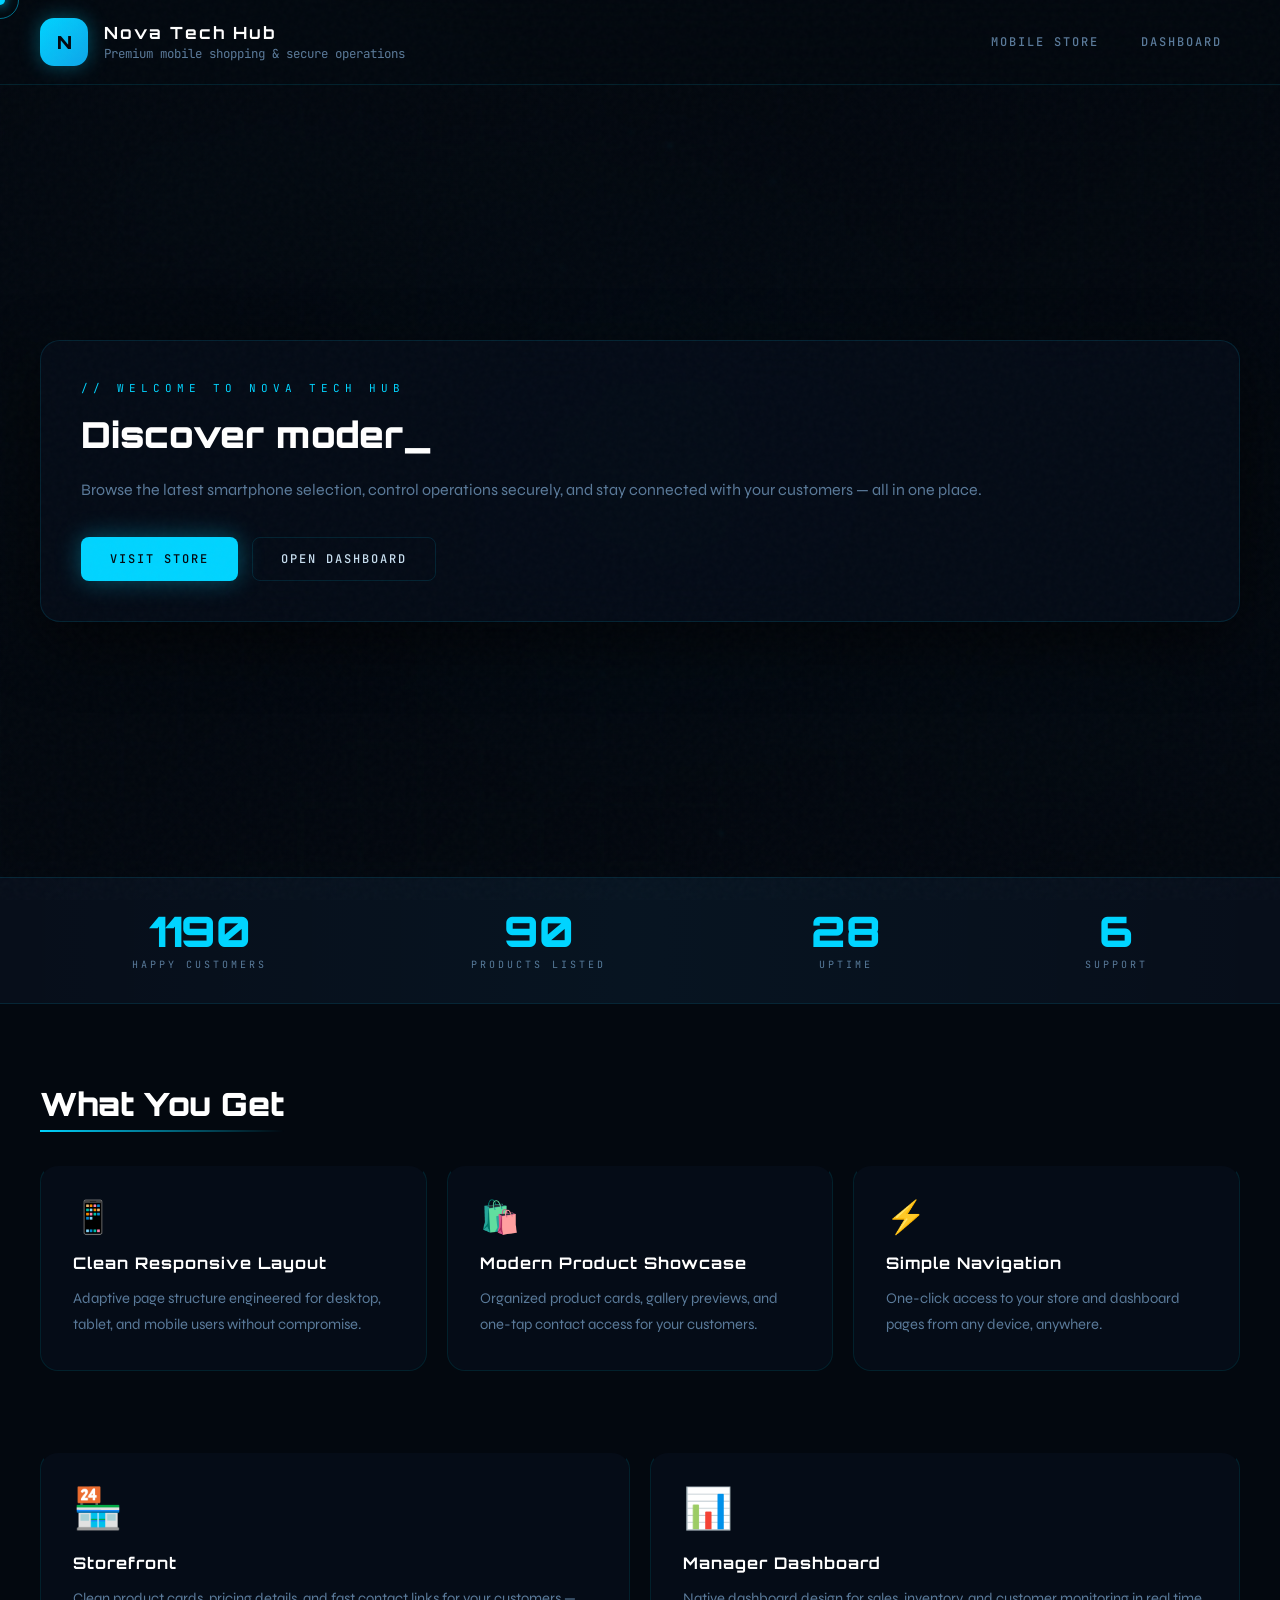
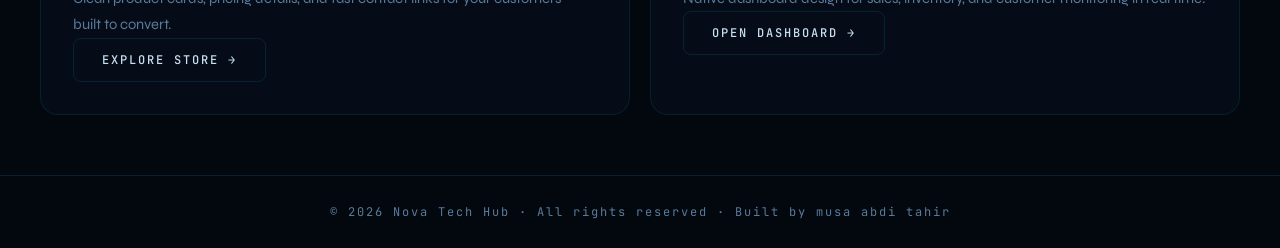
<file: index.html>
<!DOCTYPE html>
<html lang="en">
<head>
  <meta charset="UTF-8" />
  <meta name="viewport" content="width=device-width, initial-scale=1.0" />
  <title>Nova Tech Hub</title>
  <link rel="stylesheet" href="style.css" />
</head>
<body>

<!-- LOADER -->
<div id="page-loader">
  <div class="loader-logo">NOVA</div>
  <div class="loader-sub">Initializing systems...</div>
  <div class="loader-track"><div class="loader-fill"></div></div>
  <div class="loader-pct">0%</div>
</div>

<!-- HEADER -->
<header class="site-header">
  <div class="brand">
    <div class="brand-mark">N</div>
    <div>
      <h1>Nova Tech Hub</h1>
      <p>Premium mobile shopping & secure operations</p>
    </div>
  </div>
  <nav class="desktop-nav">
    <a href="store.html">Mobile Store</a>
    <a href="dashboard.html">Dashboard</a>
  </nav>
</header>

<main>

  <!-- HERO -->
  <section class="hero hero-landing" style="background-image:url('https://images.unsplash.com/photo-1451187580459-43490279c0fa?auto=format&fit=crop&w=1800&q=80');">
    <div class="hero-overlay"></div>
    <div class="hero-copy will-reveal">
      <p class="eyebrow">// Welcome to Nova Tech Hub</p>
      <h2 data-type="Discover modern phones.|Secure operations.|Premium experience.">
        <!-- typed by JS -->
      </h2>
      <p class="hero-text">Browse the latest smartphone selection, control operations securely, and stay connected with your customers — all in one place.</p>
      <div class="hero-actions">
        <a class="btn btn-primary" href="store.html">Visit Store</a>
        <a class="btn btn-secondary" href="dashboard.html">Open Dashboard</a>
      </div>
    </div>
  </section>

  <!-- STATS -->
  <div class="stats-row">
    <div class="stat"><span class="stat-num counter" data-target="4200" data-suffix="+">0</span><span class="stat-label">Happy Customers</span></div>
    <div class="stat"><span class="stat-num counter" data-target="320" data-suffix="+">0</span><span class="stat-label">Products Listed</span></div>
    <div class="stat"><span class="stat-num counter" data-target="99" data-suffix="%">0</span><span class="stat-label">Uptime</span></div>
    <div class="stat"><span class="stat-num counter" data-target="24" data-suffix="/7">0</span><span class="stat-label">Support</span></div>
  </div>

  <!-- FEATURES -->
  <section class="features">
    <h2>What You Get</h2>
    <div class="feature-grid">
      <article class="feature-card">
        <div style="font-size:32px;margin-bottom:16px;">📱</div>
        <h3>Clean Responsive Layout</h3>
        <p>Adaptive page structure engineered for desktop, tablet, and mobile users without compromise.</p>
      </article>
      <article class="feature-card">
        <div style="font-size:32px;margin-bottom:16px;">🛍️</div>
        <h3>Modern Product Showcase</h3>
        <p>Organized product cards, gallery previews, and one-tap contact access for your customers.</p>
      </article>
      <article class="feature-card">
        <div style="font-size:32px;margin-bottom:16px;">⚡</div>
        <h3>Simple Navigation</h3>
        <p>One-click access to your store and dashboard pages from any device, anywhere.</p>
      </article>
    </div>
  </section>

  <!-- PREVIEW -->
  <section class="preview-grid">
    <div class="preview-grid-inner">
      <article class="preview-card">
        <div style="font-size:40px;margin-bottom:20px;">🏪</div>
        <h3>Storefront</h3>
        <p>Clean product cards, pricing details, and fast contact links for your customers — built to convert.</p>
        <a class="link-btn" href="store.html">Explore Store →</a>
      </article>
      <article class="preview-card">
        <div style="font-size:40px;margin-bottom:20px;">📊</div>
        <h3>Manager Dashboard</h3>
        <p>Native dashboard design for sales, inventory, and customer monitoring in real time.</p>
        <a class="link-btn" href="dashboard.html">Open Dashboard →</a>
      </article>
    </div>
  </section>

</main>

<footer class="site-footer">
  <p>© 2026 Nova Tech Hub · All rights reserved · Built by musa abdi tahir</p>
</footer>

<script src="script.js"></script>
<!-- Counter alias for stat-num -->
<script>
  // wire up counters (stat-num has data-target already set)
  document.querySelectorAll('.stat-num').forEach(el => {
    el.dataset.target = el.dataset.target;
  });
</script>
</body>
</html>
</file>
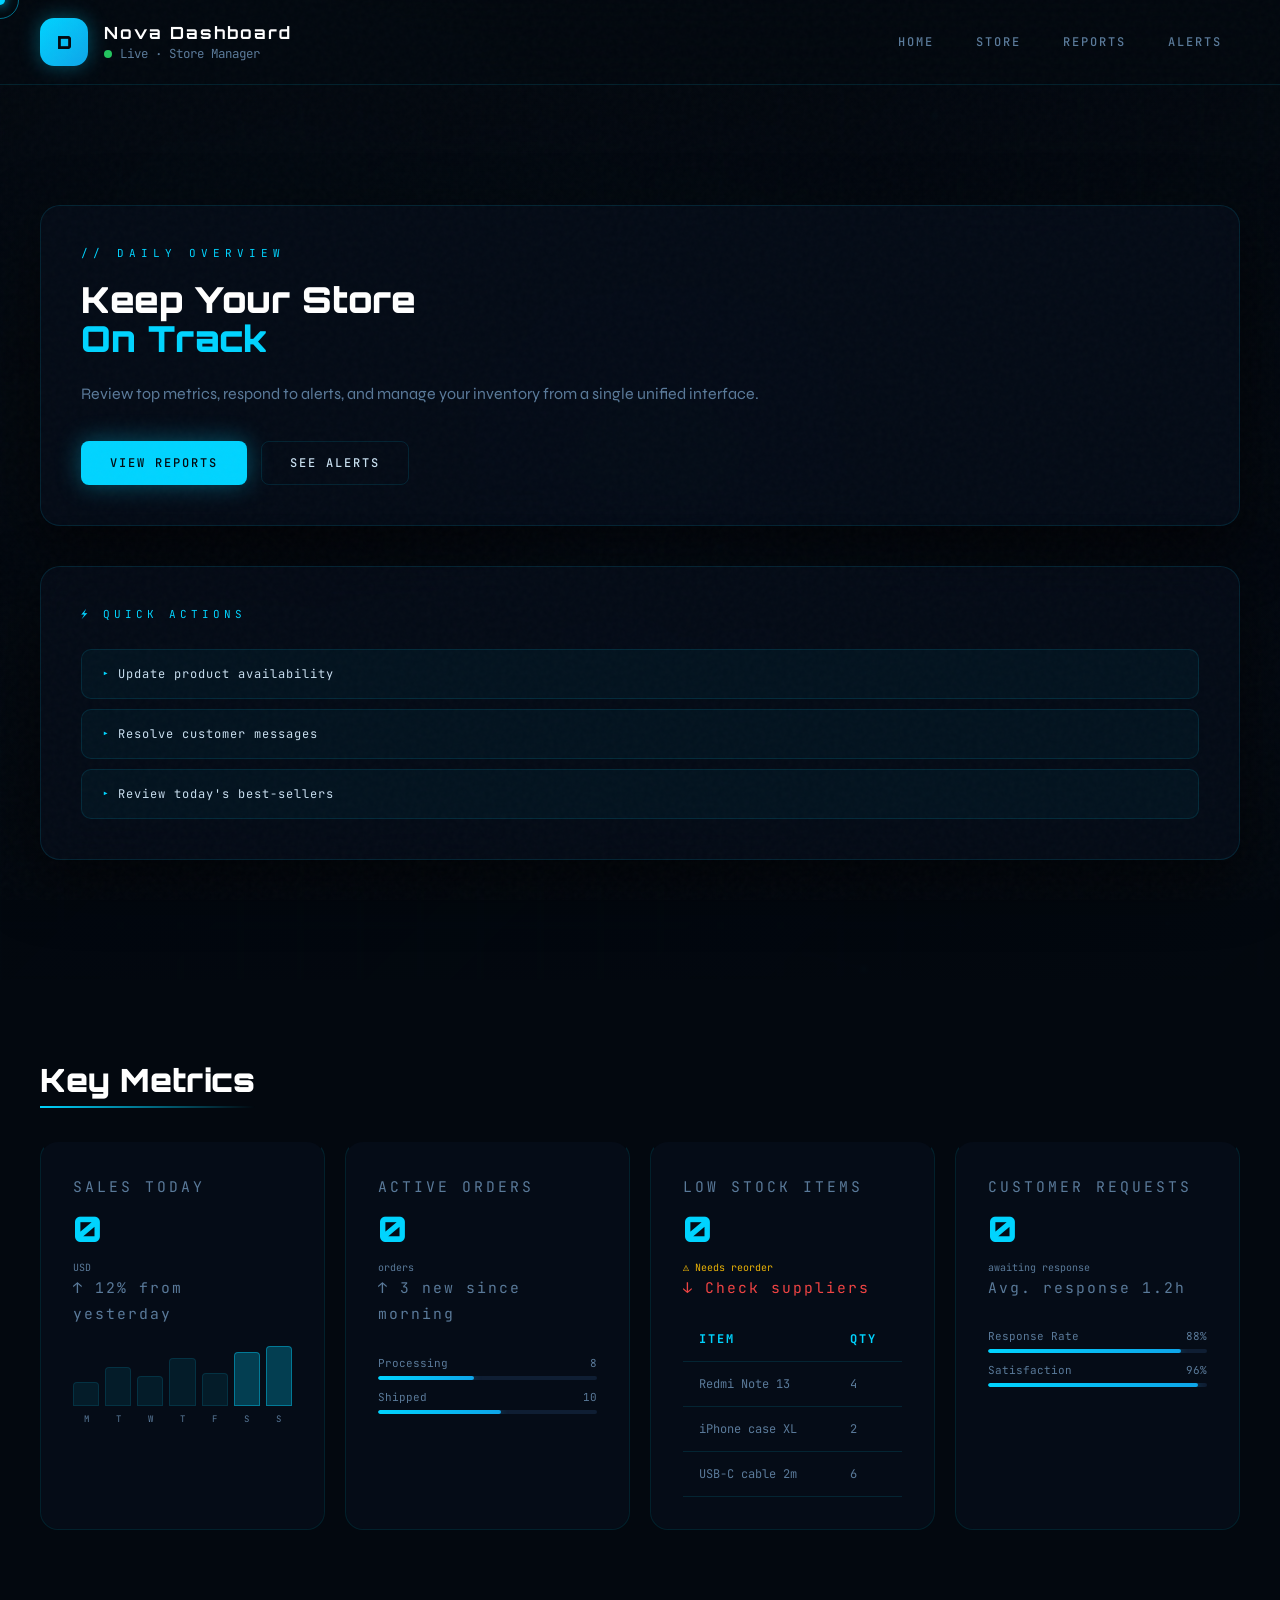
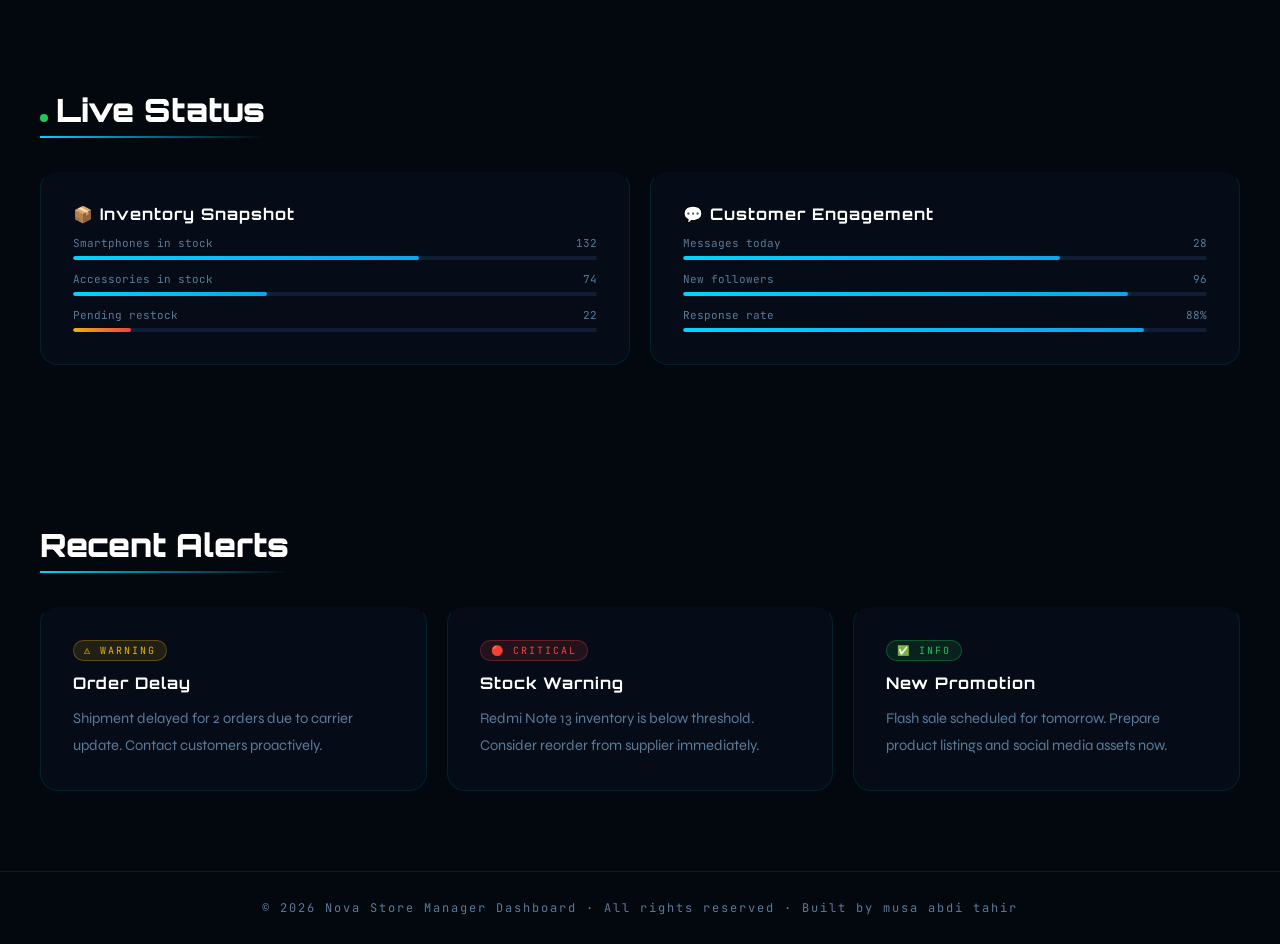
<file: dashboard.html>
<!DOCTYPE html>
<html lang="en">
<head>
  <meta charset="UTF-8" />
  <meta name="viewport" content="width=device-width, initial-scale=1.0" />
  <title>Nova Store Manager Dashboard</title>
  <link rel="stylesheet" href="style.css" />
  <style>
    /* Dashboard-specific extras */
    .metric-value {
      font-family: 'Orbitron', monospace;
      font-size: 2.2rem; font-weight: 900;
      color: var(--accent); display: block;
      line-height: 1; margin: 10px 0;
    }
    .metric-delta {
      font-family: 'JetBrains Mono', monospace;
      font-size: 11px; letter-spacing: 2px;
      color: #22c55e;
    }
    .metric-delta.down { color: #ef4444; }
    .metric-label-sm {
      font-family: 'JetBrains Mono', monospace;
      font-size: 10px; letter-spacing: 3px;
      text-transform: uppercase; color: var(--text-muted);
    }

    /* Live pulsing indicator */
    .live-dot {
      display: inline-block; width: 8px; height: 8px;
      background: #22c55e; border-radius: 50%;
      margin-right: 8px;
      animation: livePulse 1.2s ease-in-out infinite;
    }
    @keyframes livePulse {
      0%, 100% { box-shadow: 0 0 0 0 rgba(34, 197, 94, 0.4); }
      50%       { box-shadow: 0 0 0 8px rgba(34, 197, 94, 0); }
    }

    /* Alert badges */
    .alert-badge {
      display: inline-block;
      font-family: 'JetBrains Mono', monospace;
      font-size: 10px; letter-spacing: 2px; text-transform: uppercase;
      padding: 3px 10px; border-radius: 20px; margin-bottom: 12px;
    }
    .badge-warning { background: rgba(234,179,8,0.12); color: #eab308; border: 1px solid rgba(234,179,8,0.3); }
    .badge-danger  { background: rgba(239,68,68,0.12);  color: #ef4444; border: 1px solid rgba(239,68,68,0.3); }
    .badge-success { background: rgba(34,197,94,0.12);  color: #22c55e; border: 1px solid rgba(34,197,94,0.3); }

    /* Mini bar chart */
    .mini-chart { display: flex; align-items: flex-end; gap: 6px; height: 60px; margin-top: 18px; }
    .bar {
      flex: 1; border-radius: 4px 4px 0 0;
      background: var(--accent-dim);
      border: 1px solid var(--border);
      transition: all .3s ease;
      position: relative;
      animation: barGrow .8s ease backwards;
    }
    .bar:hover { background: rgba(0,212,255,0.2); border-color: var(--border-hover); }
    @keyframes barGrow { from { transform: scaleY(0); transform-origin: bottom; } }
    .bar::after {
      content: attr(data-label);
      position: absolute; bottom: -20px; left: 50%;
      transform: translateX(-50%);
      font-family: 'JetBrains Mono', monospace;
      font-size: 9px; color: var(--text-muted); white-space: nowrap;
    }

    /* Quick action panel */
    .hero-panel ul { margin-top: 8px; }

    /* Inventory progress bars */
    .progress-wrap { margin-top: 12px; }
    .progress-label {
      display: flex; justify-content: space-between; align-items: center;
      font-family: 'JetBrains Mono', monospace; font-size: 11px;
      color: var(--text-muted); margin-bottom: 6px;
    }
    .progress-bar { height: 4px; background: var(--surface3); border-radius: 4px; overflow: hidden; }
    .progress-fill {
      height: 100%; border-radius: 4px;
      background: linear-gradient(90deg, var(--accent), var(--accent2));
      box-shadow: 0 0 8px var(--accent-glow);
      width: 0; transition: width 1.2s cubic-bezier(0.34, 1.56, 0.64, 1);
    }
    .progress-fill[data-w] { width: attr(data-w); }

    /* Table style */
    .data-table { width: 100%; border-collapse: collapse; margin-top: 20px; }
    .data-table th, .data-table td {
      padding: 14px 16px; text-align: left;
      font-family: 'JetBrains Mono', monospace; font-size: 12px;
      border-bottom: 1px solid var(--border);
    }
    .data-table th { color: var(--accent); letter-spacing: 2px; text-transform: uppercase; }
    .data-table td { color: var(--text-muted); }
    .data-table tr:hover td { color: var(--text-strong); background: var(--accent-dim); }
  </style>
</head>
<body>

<!-- LOADER -->
<div id="page-loader">
  <div class="loader-logo">DASH</div>
  <div class="loader-sub">Loading dashboard data...</div>
  <div class="loader-track"><div class="loader-fill"></div></div>
  <div class="loader-pct">0%</div>
</div>

<!-- HEADER -->
<header class="site-header">
  <div class="brand">
    <div class="brand-mark">D</div>
    <div>
      <h1>Nova Dashboard</h1>
      <p><span class="live-dot"></span>Live · Store Manager</p>
    </div>
  </div>
  <nav class="desktop-nav">
    <a href="index.html">Home</a>
    <a href="store.html">Store</a>
    <a href="#reports">Reports</a>
    <a href="#alerts">Alerts</a>
  </nav>
</header>

<main>

  <!-- HERO -->
  <section class="hero hero-landing" style="background-image:url('https://images.unsplash.com/photo-1451187580459-43490279c0fa?auto=format&fit=crop&w=1800&q=80');">
    <div class="hero-overlay"></div>
    <div class="hero-copy">
      <p class="eyebrow">// Daily Overview</p>
      <h2>Keep Your Store<br><span style="color:var(--accent);">On Track</span></h2>
      <p class="hero-text">Review top metrics, respond to alerts, and manage your inventory from a single unified interface.</p>
      <div class="hero-actions">
        <a class="btn btn-primary" href="#reports">View Reports</a>
        <a class="btn btn-secondary" href="#alerts">See Alerts</a>
      </div>
    </div>
    <div class="hero-panel">
      <div class="panel-title">⚡ Quick Actions</div>
      <ul class="panel-list">
        <li>Update product availability</li>
        <li>Resolve customer messages</li>
        <li>Review today's best-sellers</li>
      </ul>
    </div>
  </section>

  <!-- KEY METRICS -->
  <section id="reports" class="features">
    <h2>Key Metrics</h2>
    <div class="feature-grid">
      <article class="feature-card">
        <p class="metric-label-sm">Sales Today</p>
        <span class="metric-value counter" data-target="4820" data-suffix="">0</span>
        <span style="font-family:'JetBrains Mono',monospace;font-size:10px;color:var(--text-muted);">USD</span>
        <p class="metric-delta">↑ 12% from yesterday</p>
        <div class="mini-chart">
          <div class="bar" style="height:40%;animation-delay:.1s;" data-label="M"></div>
          <div class="bar" style="height:65%;animation-delay:.15s;" data-label="T"></div>
          <div class="bar" style="height:50%;animation-delay:.2s;" data-label="W"></div>
          <div class="bar" style="height:80%;animation-delay:.25s;" data-label="T"></div>
          <div class="bar" style="height:55%;animation-delay:.3s;" data-label="F"></div>
          <div class="bar" style="height:90%;animation-delay:.35s;background:rgba(0,212,255,0.25);border-color:var(--border-hover);" data-label="S"></div>
          <div class="bar" style="height:100%;animation-delay:.4s;background:rgba(0,212,255,0.25);border-color:var(--border-hover);" data-label="S"></div>
        </div>
      </article>
      <article class="feature-card">
        <p class="metric-label-sm">Active Orders</p>
        <span class="metric-value counter" data-target="18" data-suffix="">0</span>
        <span style="font-family:'JetBrains Mono',monospace;font-size:10px;color:var(--text-muted);">orders</span>
        <p class="metric-delta">↑ 3 new since morning</p>
        <div class="progress-wrap" style="margin-top:28px;">
          <div class="progress-label"><span>Processing</span><span>8</span></div>
          <div class="progress-bar"><div class="progress-fill" data-w="44%"></div></div>
          <div class="progress-label" style="margin-top:10px;"><span>Shipped</span><span>10</span></div>
          <div class="progress-bar"><div class="progress-fill" data-w="56%"></div></div>
        </div>
      </article>
      <article class="feature-card">
        <p class="metric-label-sm">Low Stock Items</p>
        <span class="metric-value counter" data-target="5" data-suffix="">0</span>
        <span style="font-family:'JetBrains Mono',monospace;font-size:10px;color:#eab308;">⚠ Needs reorder</span>
        <p class="metric-delta down">↓ Check suppliers</p>
        <table class="data-table" style="margin-top:16px;">
          <tr><th>Item</th><th>Qty</th></tr>
          <tr><td>Redmi Note 13</td><td>4</td></tr>
          <tr><td>iPhone case XL</td><td>2</td></tr>
          <tr><td>USB-C cable 2m</td><td>6</td></tr>
        </table>
      </article>
      <article class="feature-card">
        <p class="metric-label-sm">Customer Requests</p>
        <span class="metric-value counter" data-target="9" data-suffix="">0</span>
        <span style="font-family:'JetBrains Mono',monospace;font-size:10px;color:var(--text-muted);">awaiting response</span>
        <p class="metric-delta">Avg. response 1.2h</p>
        <div class="progress-wrap" style="margin-top:28px;">
          <div class="progress-label"><span>Response Rate</span><span>88%</span></div>
          <div class="progress-bar"><div class="progress-fill" data-w="88%"></div></div>
          <div class="progress-label" style="margin-top:10px;"><span>Satisfaction</span><span>96%</span></div>
          <div class="progress-bar"><div class="progress-fill" data-w="96%"></div></div>
        </div>
      </article>
    </div>
  </section>

  <!-- LIVE STATUS -->
  <section class="section-block">
    <h2><span class="live-dot"></span>Live Status</h2>
    <div class="product-grid">
      <article class="card">
        <h3>📦 Inventory Snapshot</h3>
        <div class="progress-wrap">
          <div class="progress-label"><span>Smartphones in stock</span><span>132</span></div>
          <div class="progress-bar"><div class="progress-fill" data-w="66%"></div></div>
          <div class="progress-label" style="margin-top:12px;"><span>Accessories in stock</span><span>74</span></div>
          <div class="progress-bar"><div class="progress-fill" data-w="37%"></div></div>
          <div class="progress-label" style="margin-top:12px;"><span>Pending restock</span><span>22</span></div>
          <div class="progress-bar"><div class="progress-fill" data-w="11%" style="background:linear-gradient(90deg,#eab308,#ef4444);"></div></div>
        </div>
      </article>
      <article class="card">
        <h3>💬 Customer Engagement</h3>
        <div class="progress-wrap">
          <div class="progress-label"><span>Messages today</span><span>28</span></div>
          <div class="progress-bar"><div class="progress-fill" data-w="72%"></div></div>
          <div class="progress-label" style="margin-top:12px;"><span>New followers</span><span>96</span></div>
          <div class="progress-bar"><div class="progress-fill" data-w="85%"></div></div>
          <div class="progress-label" style="margin-top:12px;"><span>Response rate</span><span>88%</span></div>
          <div class="progress-bar"><div class="progress-fill" data-w="88%"></div></div>
        </div>
      </article>
    </div>
  </section>

  <!-- ALERTS -->
  <section id="alerts" class="section-block">
    <h2>Recent Alerts</h2>
    <div class="feature-grid">
      <article class="info-card">
        <span class="alert-badge badge-warning">⚠ Warning</span>
        <h3>Order Delay</h3>
        <p>Shipment delayed for 2 orders due to carrier update. Contact customers proactively.</p>
      </article>
      <article class="info-card">
        <span class="alert-badge badge-danger">🔴 Critical</span>
        <h3>Stock Warning</h3>
        <p>Redmi Note 13 inventory is below threshold. Consider reorder from supplier immediately.</p>
      </article>
      <article class="info-card">
        <span class="alert-badge badge-success">✅ Info</span>
        <h3>New Promotion</h3>
        <p>Flash sale scheduled for tomorrow. Prepare product listings and social media assets now.</p>
      </article>
    </div>
  </section>

</main>

<footer class="site-footer">
  <p>© 2026 Nova Store Manager Dashboard · All rights reserved · Built by musa abdi tahir</p>
</footer>

<script src="script.js"></script>
<script>
  // Animate progress bars on scroll
  const progObs = new IntersectionObserver(entries => {
    entries.forEach(e => {
      if (e.isIntersecting) {
        e.target.querySelectorAll('.progress-fill[data-w]').forEach(bar => {
          setTimeout(() => { bar.style.width = bar.dataset.w; }, 100);
        });
        progObs.unobserve(e.target);
      }
    });
  }, { threshold: 0.3 });
  document.querySelectorAll('.card, .feature-card').forEach(el => progObs.observe(el));
</script>
</body>
</html>
</file>
<file: style.css>
@import url('https://fonts.googleapis.com/css2?family=Orbitron:wght@400;700;900&family=Syne:wght@300;400;600;700;800&family=JetBrains+Mono:wght@300;400;500&display=swap');

:root {
  --bg: #03080f;
  --surface: #070e1a;
  --surface2: #0b1625;
  --surface3: #0f1e33;
  --accent: #00d4ff;
  --accent2: #0ea5e9;
  --accent-glow: rgba(0, 212, 255, 0.35);
  --accent-dim: rgba(0, 212, 255, 0.08);
  --text: #c8dff0;
  --text-strong: #ffffff;
  --text-muted: #5a7a9a;
  --border: rgba(0, 212, 255, 0.12);
  --border-hover: rgba(0, 212, 255, 0.4);
  --shadow: 0 20px 60px rgba(0, 0, 0, 0.6);
  --shadow-glow: 0 0 40px rgba(0, 212, 255, 0.2);
}

/* ── RESET ── */
*, *::before, *::after { box-sizing: border-box; margin: 0; padding: 0; }
html { scroll-behavior: smooth; }
img { max-width: 100%; display: block; }
a { color: inherit; text-decoration: none; }

/* ── CURSOR ── */
*, a, button { cursor: none !important; }

.cursor {
  width: 10px; height: 10px;
  background: var(--accent);
  border-radius: 50%;
  position: fixed; top: 0; left: 0;
  pointer-events: none; z-index: 99999;
  transform: translate(-50%, -50%);
  transition: width .2s, height .2s, background .2s;
  box-shadow: 0 0 12px var(--accent);
}
.cursor-ring {
  width: 38px; height: 38px;
  border: 1px solid rgba(0, 212, 255, 0.5);
  border-radius: 50%;
  position: fixed; top: 0; left: 0;
  pointer-events: none; z-index: 99998;
  transform: translate(-50%, -50%);
}
.cursor.hover { width: 20px; height: 20px; background: #fff; mix-blend-mode: difference; }
.cursor-ring.hover { width: 56px; height: 56px; border-color: var(--accent); }

/* ── LOADER ── */
#page-loader {
  position: fixed; inset: 0; z-index: 100000;
  background: var(--bg);
  display: flex; flex-direction: column;
  align-items: center; justify-content: center; gap: 24px;
}
.loader-logo {
  font-family: 'Orbitron', monospace;
  font-size: 48px; font-weight: 900;
  letter-spacing: 8px;
  color: var(--accent);
  animation: loaderPulse 1s ease-in-out infinite alternate;
}
.loader-sub {
  font-family: 'JetBrains Mono', monospace;
  font-size: 12px; letter-spacing: 4px;
  color: var(--text-muted); text-transform: uppercase;
}
.loader-track { width: 280px; height: 2px; background: var(--surface3); border-radius: 2px; overflow: hidden; }
.loader-fill { height: 100%; width: 0; background: var(--accent); border-radius: 2px; transition: width .05s linear; box-shadow: 0 0 10px var(--accent); }
.loader-pct {
  font-family: 'JetBrains Mono', monospace;
  font-size: 11px; color: var(--accent);
  letter-spacing: 2px;
}
@keyframes loaderPulse {
  from { text-shadow: 0 0 20px var(--accent-glow); letter-spacing: 6px; }
  to   { text-shadow: 0 0 50px var(--accent), 0 0 80px var(--accent-glow); letter-spacing: 10px; }
}

/* ── NOISE LAYER ── */
body::after {
  content: '';
  position: fixed; inset: 0;
  background-image: url("data:image/svg+xml,%3Csvg viewBox='0 0 200 200' xmlns='http://www.w3.org/2000/svg'%3E%3Cfilter id='n'%3E%3CfeTurbulence type='fractalNoise' baseFrequency='0.85' numOctaves='4' stitchTiles='stitch'/%3E%3C/filter%3E%3Crect width='100%25' height='100%25' filter='url(%23n)' opacity='1'/%3E%3C/svg%3E");
  opacity: 0.025; pointer-events: none; z-index: 9998;
}

/* ── SCROLLBAR ── */
::-webkit-scrollbar { width: 3px; }
::-webkit-scrollbar-track { background: var(--bg); }
::-webkit-scrollbar-thumb { background: var(--accent); border-radius: 3px; }

/* ── BODY ── */
body {
  font-family: 'Syne', sans-serif;
  background: var(--bg);
  color: var(--text);
  overflow-x: hidden;
  min-height: 100vh;
}

/* Ambient background orbs */
body::before {
  content: '';
  position: fixed; inset: 0;
  background:
    radial-gradient(ellipse 60% 40% at 15% 20%, rgba(0,212,255,0.06) 0%, transparent 60%),
    radial-gradient(ellipse 50% 50% at 85% 80%, rgba(14,165,233,0.04) 0%, transparent 60%),
    radial-gradient(ellipse 40% 60% at 50% 50%, rgba(0,50,80,0.3) 0%, transparent 70%);
  pointer-events: none; z-index: -1;
}

/* ── HEADER ── */
.site-header {
  position: sticky; top: 0; z-index: 1000;
  display: flex; justify-content: space-between; align-items: center;
  padding: 18px 40px;
  background: rgba(3, 8, 15, 0.88);
  border-bottom: 1px solid var(--border);
  backdrop-filter: blur(24px);
  transition: all .4s ease;
}
.site-header.scrolled {
  padding: 12px 40px;
  box-shadow: 0 8px 32px rgba(0, 212, 255, 0.08);
}

.brand { display: flex; align-items: center; gap: 16px; }
.brand-mark {
  width: 48px; height: 48px;
  border-radius: 14px;
  background: linear-gradient(135deg, var(--accent), var(--accent2));
  display: grid; place-items: center;
  font-family: 'Orbitron', monospace;
  font-size: 18px; font-weight: 900;
  color: var(--bg);
  box-shadow: 0 0 20px var(--accent-glow);
  transition: all .4s ease;
  position: relative; overflow: hidden;
}
.brand-mark::before {
  content: '';
  position: absolute; inset: 0;
  background: linear-gradient(135deg, transparent, rgba(255,255,255,0.2), transparent);
  transform: translateX(-100%);
  transition: transform .5s ease;
}
.brand-mark:hover::before { transform: translateX(100%); }
.brand-mark:hover { box-shadow: 0 0 40px var(--accent-glow), 0 0 80px rgba(0,212,255,0.15); transform: rotate(-5deg) scale(1.1); }

.brand h1 { font-family: 'Orbitron', monospace; font-size: 1.05rem; font-weight: 700; color: var(--text-strong); letter-spacing: 2px; }
.brand p  { font-size: 0.78rem; color: var(--text-muted); margin-top: 2px; font-family: 'JetBrains Mono', monospace; }

.desktop-nav { display: flex; align-items: center; gap: 6px; }
.desktop-nav a {
  font-family: 'JetBrains Mono', monospace;
  font-size: 12px; font-weight: 500;
  letter-spacing: 2px; text-transform: uppercase;
  color: var(--text-muted);
  padding: 9px 18px; border-radius: 6px;
  position: relative; overflow: hidden;
  transition: color .3s ease;
}
.desktop-nav a::before {
  content: '';
  position: absolute; inset: 0;
  background: var(--accent-dim);
  border: 1px solid var(--border);
  border-radius: 6px;
  transform: translateY(110%);
  transition: transform .3s cubic-bezier(0.34, 1.56, 0.64, 1);
}
.desktop-nav a:hover { color: var(--accent); }
.desktop-nav a:hover::before { transform: translateY(0); }

/* ── HERO SHARED ── */
.hero, .hero-landing {
  position: relative;
  padding: 90px 40px;
  display: grid;
  grid-template-columns: 1.2fr 0.8fr;
  gap: 40px; align-items: center;
  min-height: 88vh;
  overflow: hidden;
}
.hero-landing {
  grid-template-columns: 1fr;
  background-size: cover;
  background-position: center;
  background-attachment: fixed;
  padding: 120px 40px;
}
.hero-overlay {
  position: absolute; inset: 0;
  background: linear-gradient(135deg, rgba(3,8,15,0.92) 0%, rgba(3,8,15,0.75) 60%, rgba(3,8,15,0.88) 100%);
  backdrop-filter: blur(2px);
  z-index: 0;
}
.hero-landing .hero-copy { position: relative; z-index: 1; }

/* Animated grid lines */
.hero::before, .hero-landing::before {
  content: '';
  position: absolute; inset: 0;
  background-image:
    linear-gradient(rgba(0,212,255,0.04) 1px, transparent 1px),
    linear-gradient(90deg, rgba(0,212,255,0.04) 1px, transparent 1px);
  background-size: 60px 60px;
  animation: gridScroll 20s linear infinite;
  z-index: 0;
}
@keyframes gridScroll {
  from { background-position: 0 0; }
  to   { background-position: 60px 60px; }
}

.hero-copy, .hero-panel {
  position: relative; z-index: 1;
  background: rgba(7, 14, 26, 0.7);
  border: 1px solid var(--border);
  border-radius: 20px;
  padding: 40px;
  backdrop-filter: blur(20px);
  box-shadow: var(--shadow);
  transition: all .5s cubic-bezier(0.34, 1.56, 0.64, 1);
}
.hero-copy:hover, .hero-panel:hover {
  border-color: var(--border-hover);
  box-shadow: var(--shadow), var(--shadow-glow);
  transform: translateY(-4px);
}

.eyebrow {
  font-family: 'JetBrains Mono', monospace;
  font-size: 11px; letter-spacing: 5px;
  text-transform: uppercase; color: var(--accent);
  margin-bottom: 20px; display: block;
}
.hero-copy h2 {
  font-family: 'Orbitron', monospace;
  font-size: clamp(1.8rem, 2.8vw, 3.2rem);
  font-weight: 900; line-height: 1.1;
  color: var(--text-strong);
  margin-bottom: 20px;
}
.hero-text {
  color: var(--text-muted);
  font-size: 1rem; line-height: 1.9;
  font-weight: 400;
}
.hero-actions, .contact-actions {
  display: flex; flex-wrap: wrap; gap: 14px;
  margin-top: 32px;
}

/* ── BUTTONS ── */
.btn, .details-btn, .link-btn {
  display: inline-flex; align-items: center; justify-content: center;
  padding: 13px 28px;
  border-radius: 8px;
  font-family: 'JetBrains Mono', monospace;
  font-size: 12px; font-weight: 500;
  letter-spacing: 2px; text-transform: uppercase;
  border: 1px solid transparent;
  position: relative; overflow: hidden;
  transition: all .35s cubic-bezier(0.34, 1.56, 0.64, 1);
}
.btn-primary {
  background: var(--accent);
  color: var(--bg);
  box-shadow: 0 0 24px var(--accent-glow);
}
.btn-primary::before {
  content: '';
  position: absolute; inset: 0;
  background: linear-gradient(90deg, transparent, rgba(255,255,255,0.25), transparent);
  transform: translateX(-100%);
  transition: transform .5s ease;
}
.btn-primary:hover::before { transform: translateX(100%); }
.btn-primary:hover { transform: translateY(-3px) scale(1.05); box-shadow: 0 0 50px var(--accent-glow), 0 10px 30px rgba(0,212,255,0.3); }

.btn-secondary, .link-btn {
  background: transparent;
  color: var(--text);
  border-color: var(--border);
}
.btn-secondary:hover, .link-btn:hover {
  border-color: var(--border-hover);
  color: var(--accent);
  transform: translateY(-3px);
  box-shadow: 0 0 20px var(--accent-glow);
}

.details-btn {
  background: var(--accent);
  color: var(--bg);
  margin-top: 18px; width: fit-content;
}
.details-btn:hover { transform: translateY(-2px); box-shadow: 0 0 30px var(--accent-glow); }

/* Magnetic effect placeholder (JS sets transform) */
.btn, .details-btn, .link-btn { will-change: transform; }

/* ── HERO PANEL ── */
.hero-panel { display: flex; flex-direction: column; gap: 20px; }
.panel-title {
  font-family: 'JetBrains Mono', monospace;
  font-size: 11px; letter-spacing: 4px;
  text-transform: uppercase; color: var(--accent);
}
.panel-list { list-style: none; display: grid; gap: 10px; }
.panel-list li {
  padding: 16px 20px;
  border-radius: 10px;
  background: rgba(0, 212, 255, 0.04);
  border: 1px solid var(--border);
  font-family: 'JetBrains Mono', monospace;
  font-size: 12px; letter-spacing: 1px;
  color: var(--text);
  position: relative; overflow: hidden;
  transition: all .35s ease;
}
.panel-list li::before {
  content: '▸ ';
  color: var(--accent);
}
.panel-list li:hover {
  border-color: var(--border-hover);
  background: rgba(0, 212, 255, 0.08);
  transform: translateX(6px);
  color: var(--text-strong);
  box-shadow: 0 0 16px rgba(0,212,255,0.1);
}

/* ── HERO IMAGE ── */
.hero-image {
  position: relative; z-index: 1;
  min-height: 360px; border-radius: 20px;
  background:
    linear-gradient(180deg, rgba(0,212,255,0.15) 0%, transparent 40%),
    url('https://images.unsplash.com/photo-1616348436168-de43ad0db179?auto=format&fit=crop&w=1200&q=80');
  background-size: cover; background-position: center;
  border: 1px solid var(--border);
  box-shadow: var(--shadow), var(--shadow-glow);
  transition: all .5s ease;
  overflow: hidden;
}
.hero-image::after {
  content: '';
  position: absolute; inset: 0;
  background: linear-gradient(135deg, rgba(0,212,255,0.1) 0%, transparent 50%);
  transition: opacity .4s;
}
.hero-image:hover { transform: scale(1.02); box-shadow: var(--shadow), 0 0 60px var(--accent-glow); }

/* ── SECTIONS ── */
.features, .section-block, .info-grid { padding: 80px 40px; }
.features h2, .section-block h2 {
  font-family: 'Orbitron', monospace;
  font-size: clamp(1.6rem, 2.5vw, 2.4rem);
  font-weight: 900; color: var(--text-strong);
  margin-bottom: 40px;
  position: relative; display: inline-block;
}
.features h2::after, .section-block h2::after {
  content: '';
  position: absolute; bottom: -8px; left: 0;
  height: 2px; width: 0;
  background: linear-gradient(90deg, var(--accent), transparent);
  transition: width .8s ease;
}
.section-visible h2::after { width: 100%; }

/* ── GRIDS ── */
.feature-grid, .product-grid, .gallery-grid, .info-grid-inner, .preview-grid-inner {
  display: grid; gap: 20px;
}
.feature-grid      { grid-template-columns: repeat(auto-fit, minmax(220px, 1fr)); }
.product-grid      { grid-template-columns: repeat(auto-fit, minmax(220px, 1fr)); }
.gallery-grid      { grid-template-columns: repeat(auto-fit, minmax(220px, 1fr)); }
.info-grid-inner   { grid-template-columns: repeat(auto-fit, minmax(220px, 1fr)); }
.preview-grid-inner{ grid-template-columns: repeat(auto-fit, minmax(240px, 1fr)); }
.preview-grid { padding: 0 40px 60px; }

/* ── CARDS ── */
.feature-card, .card, .info-card, .preview-card {
  background: rgba(7, 14, 26, 0.8);
  border: 1px solid var(--border);
  border-radius: 18px;
  padding: 32px;
  position: relative; overflow: hidden;
  transition: all .4s cubic-bezier(0.34, 1.56, 0.64, 1);
  transform-style: preserve-3d;
}
.feature-card::before, .card::before, .info-card::before, .preview-card::before {
  content: '';
  position: absolute; inset: 0; border-radius: 18px;
  background: radial-gradient(circle at var(--mx, 50%) var(--my, 50%), rgba(0,212,255,0.12), transparent 65%);
  opacity: 0; transition: opacity .3s;
  pointer-events: none;
}
.feature-card:hover::before, .card:hover::before,
.info-card:hover::before, .preview-card:hover::before { opacity: 1; }

.feature-card:hover, .card:hover, .info-card:hover, .preview-card:hover {
  border-color: var(--border-hover);
  box-shadow: var(--shadow), 0 0 30px rgba(0,212,255,0.12);
  transform: translateY(-6px);
}

/* Scan-line shimmer on cards */
.feature-card::after, .card::after, .info-card::after, .preview-card::after {
  content: '';
  position: absolute; top: 0; left: -100%; width: 60%; height: 100%;
  background: linear-gradient(90deg, transparent, rgba(0,212,255,0.06), transparent);
  transition: left .6s ease;
  pointer-events: none;
}
.feature-card:hover::after, .card:hover::after,
.info-card:hover::after, .preview-card:hover::after { left: 150%; }

.feature-card h3, .card h3, .info-card h3, .preview-card h3 {
  font-family: 'Orbitron', monospace;
  font-size: 1rem; font-weight: 700;
  color: var(--text-strong); margin-bottom: 12px; letter-spacing: 1px;
}
.feature-card p, .card p, .info-card p, .preview-card p {
  color: var(--text-muted); line-height: 1.8; font-size: 0.92rem;
}
.card strong {
  display: block; margin-top: 18px;
  font-family: 'Orbitron', monospace;
  font-size: 1.1rem; color: var(--accent);
}

/* Accent top bar on cards */
.feature-card, .card, .info-card, .preview-card {
  border-top: 2px solid transparent;
  background-clip: padding-box;
}

/* ── GALLERY ── */
.gallery-grid img {
  border-radius: 14px; object-fit: cover;
  min-height: 220px; width: 100%;
  transition: all .5s cubic-bezier(0.25, 0.46, 0.45, 0.94);
  border: 1px solid var(--border);
  filter: saturate(0.7) brightness(0.85);
}
.gallery-grid img:hover {
  transform: scale(1.06) rotate(1deg);
  filter: saturate(1.2) brightness(1.1);
  box-shadow: 0 20px 50px rgba(0,212,255,0.25);
  border-color: var(--border-hover);
}

/* ── VIDEO SECTION ── */
.video-showcase {
  position: relative; padding: 100px 40px;
  background-size: cover; background-position: center;
  background-attachment: fixed; overflow: hidden;
}
.video-overlay {
  position: absolute; inset: 0;
  background: rgba(3, 8, 15, 0.82);
  backdrop-filter: blur(16px); z-index: 1;
}
.video-container {
  position: relative; z-index: 2;
  max-width: 860px; margin: 0 auto;
  display: flex; flex-direction: column;
  align-items: center; gap: 44px;
}
.video-title { text-align: center; }
.video-title h2 {
  font-family: 'Orbitron', monospace;
  font-size: clamp(1.6rem, 2.5vw, 2.6rem);
  color: var(--text-strong); margin-bottom: 14px; font-weight: 900;
}
.video-title p { color: var(--text-muted); font-size: 1rem; }
.video-frame {
  width: 100%; max-width: 800px; height: 460px;
  border-radius: 18px;
  border: 1px solid var(--border);
  box-shadow: var(--shadow), var(--shadow-glow);
  transition: all .5s ease;
}
.video-frame:hover {
  border-color: var(--border-hover);
  box-shadow: var(--shadow), 0 0 60px var(--accent-glow);
  transform: translateY(-6px);
}

/* ── CONTACT PANEL ── */
.contact-panel {
  background: rgba(7,14,26,0.8);
  border: 1px solid var(--border);
  border-radius: 18px; padding: 40px;
  display: grid; grid-template-columns: 1fr auto;
  align-items: center; gap: 30px;
  transition: all .4s ease;
}
.contact-panel:hover { border-color: var(--border-hover); box-shadow: var(--shadow-glow); }
.contact-panel h2 {
  font-family: 'Orbitron', monospace;
  font-size: clamp(1.4rem, 2vw, 2rem);
  color: var(--text-strong);
}
.contact-panel p, .contact-large { color: var(--text-muted); }
.contact-large {
  font-family: 'Orbitron', monospace;
  font-size: 1.5rem; color: var(--accent);
  margin-top: 14px;
  animation: accentPulse 2.5s ease-in-out infinite;
}
@keyframes accentPulse {
  0%, 100% { text-shadow: 0 0 12px rgba(0,212,255,0.4); }
  50% { text-shadow: 0 0 30px var(--accent), 0 0 60px rgba(0,212,255,0.3); }
}

/* ── FOOTER ── */
.site-footer {
  padding: 28px 40px; text-align: center;
  color: var(--text-muted);
  border-top: 1px solid var(--border);
  font-family: 'JetBrains Mono', monospace;
  font-size: 12px; letter-spacing: 2px;
  background: var(--bg);
}

/* ── STATS BAR ── */
.stats-row {
  display: flex; justify-content: space-around; flex-wrap: wrap;
  background: var(--surface);
  border-top: 1px solid var(--border);
  border-bottom: 1px solid var(--border);
  padding: 32px 40px; gap: 20px;
  position: relative; overflow: hidden;
}
.stats-row::before {
  content: '';
  position: absolute; inset: 0;
  background: linear-gradient(90deg, transparent, rgba(0,212,255,0.03), transparent);
  animation: statsShimmer 3s linear infinite;
}
@keyframes statsShimmer { from { transform: translateX(-100%); } to { transform: translateX(100%); } }
.stat { text-align: center; }
.stat-num {
  font-family: 'Orbitron', monospace;
  font-size: 42px; font-weight: 900;
  color: var(--accent); display: block; line-height: 1;
}
.stat-label {
  font-family: 'JetBrains Mono', monospace;
  font-size: 10px; letter-spacing: 3px;
  text-transform: uppercase; color: var(--text-muted);
  margin-top: 6px; display: block;
}

/* ── SCROLL REVEAL ── */
.will-reveal {
  opacity: 0; transform: translateY(40px);
  transition: opacity .7s ease, transform .7s ease;
}
.will-reveal.revealed { opacity: 1; transform: translateY(0); }
.will-reveal-left {
  opacity: 0; transform: translateX(-40px);
  transition: opacity .7s ease, transform .7s ease;
}
.will-reveal-left.revealed { opacity: 1; transform: translateX(0); }
.will-reveal-right {
  opacity: 0; transform: translateX(40px);
  transition: opacity .7s ease, transform .7s ease;
}
.will-reveal-right.revealed { opacity: 1; transform: translateX(0); }

/* ── TYPING CURSOR ── */
.type-cursor { animation: blinkCursor .7s step-end infinite; }
@keyframes blinkCursor { from { opacity: 1; } 50% { opacity: 0; } to { opacity: 1; } }

/* ── FLOATING PARTICLES ── */
.particle-canvas { position: absolute; inset: 0; pointer-events: none; z-index: 0; }

/* ── RESPONSIVE ── */
@media (max-width: 980px) {
  .hero, .hero-landing { grid-template-columns: 1fr; }
  .contact-panel { grid-template-columns: 1fr; }
}
@media (max-width: 720px) {
  .site-header { flex-direction: column; gap: 16px; }
  .desktop-nav { justify-content: center; flex-wrap: wrap; }
  .features, .section-block, .preview-grid, .info-grid { padding-left: 20px; padding-right: 20px; }
  .hero, .hero-landing { padding: 60px 20px; }
  .video-frame { height: 300px; }
}
</file>
